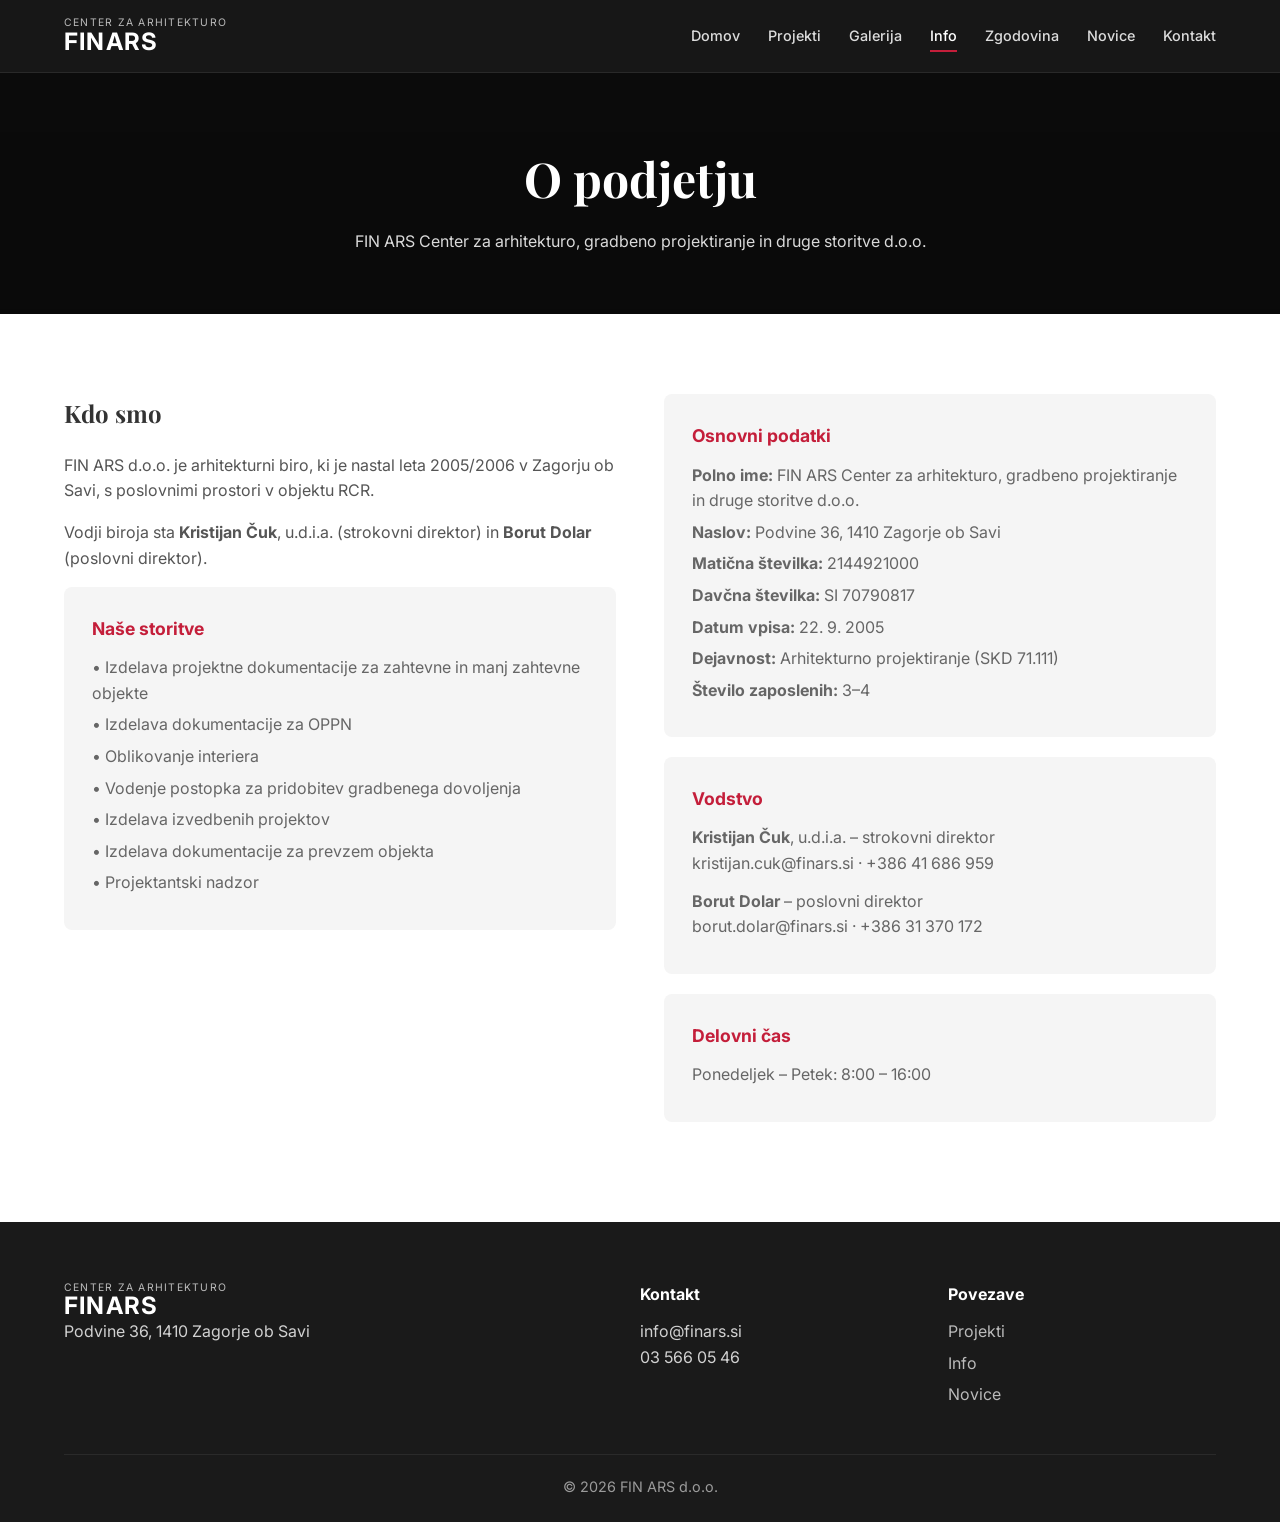
<file: info.html>
<!DOCTYPE html>
<html lang="sl">
<head>
  <meta charset="UTF-8">
  <meta name="viewport" content="width=device-width, initial-scale=1.0">
  <title>Info | FIN ARS d.o.o.</title>
  <link rel="stylesheet" href="css/style.css">
  <link href="https://fonts.googleapis.com/css2?family=Inter:wght@300;400;500;600;700&family=Playfair+Display:wght@500;600&display=swap" rel="stylesheet">
</head>
<body>
  <div class="bg-slideshow"><div class="bg-slide active" style="background-image: url('https://images.unsplash.com/photo-1503387762-592deb58ef4e?w=1920&q=80')"></div></div>
  <div class="overlay"></div>
  <header class="header"><div class="container header-inner">
    <a href="index.html" class="logo"><span class="logo-sub">center za arhitekturo</span><span class="logo-main">FINARS</span></a>
    <nav class="nav" id="nav">
      <a href="index.html">Domov</a><a href="projekti.html">Projekti</a><a href="galerija.html">Galerija</a>
      <a href="info.html" class="active">Info</a><a href="zgodovina.html">Zgodovina</a><a href="novice.html">Novice</a><a href="kontakt.html">Kontakt</a>
    </nav>
    <button class="menu-toggle" id="menuToggle" aria-label="Meni"><span></span><span></span><span></span></button>
  </div></header>
  <main>
    <section class="page-header"><div class="container"><h1>O podjetju</h1><p>FIN ARS Center za arhitekturo, gradbeno projektiranje in druge storitve d.o.o.</p></div></section>
    <section class="section"><div class="container"><div class="info-grid">
      <div>
        <h2 style="font-family:var(--serif);margin-bottom:20px;">Kdo smo</h2>
        <p style="margin-bottom:16px;color:#555;">FIN ARS d.o.o. je arhitekturni biro, ki je nastal leta 2005/2006 v Zagorju ob Savi, s poslovnimi prostori v objektu RCR.</p>
        <p style="margin-bottom:16px;color:#555;">Vodji biroja sta <strong>Kristijan Čuk</strong>, u.d.i.a. (strokovni direktor) in <strong>Borut Dolar</strong> (poslovni direktor).</p>
        <div class="info-card"><h3>Naše storitve</h3>
          <ul>
            <li>• Izdelava projektne dokumentacije za zahtevne in manj zahtevne objekte</li>
            <li>• Izdelava dokumentacije za OPPN</li>
            <li>• Oblikovanje interiera</li>
            <li>• Vodenje postopka za pridobitev gradbenega dovoljenja</li>
            <li>• Izdelava izvedbenih projektov</li>
            <li>• Izdelava dokumentacije za prevzem objekta</li>
            <li>• Projektantski nadzor</li>
          </ul>
        </div>
      </div>
      <div>
        <div class="info-card"><h3>Osnovni podatki</h3>
          <p><strong>Polno ime:</strong> FIN ARS Center za arhitekturo, gradbeno projektiranje in druge storitve d.o.o.</p>
          <p><strong>Naslov:</strong> Podvine 36, 1410 Zagorje ob Savi</p>
          <p><strong>Matična številka:</strong> 2144921000</p>
          <p><strong>Davčna številka:</strong> SI 70790817</p>
          <p><strong>Datum vpisa:</strong> 22. 9. 2005</p>
          <p><strong>Dejavnost:</strong> Arhitekturno projektiranje (SKD 71.111)</p>
          <p><strong>Število zaposlenih:</strong> 3–4</p>
        </div>
        <div class="info-card"><h3>Vodstvo</h3>
          <p><strong>Kristijan Čuk</strong>, u.d.i.a. – strokovni direktor<br>kristijan.cuk@finars.si · +386 41 686 959</p>
          <p style="margin-top:12px;"><strong>Borut Dolar</strong> – poslovni direktor<br>borut.dolar@finars.si · +386 31 370 172</p>
        </div>
        <div class="info-card"><h3>Delovni čas</h3><p>Ponedeljek – Petek: 8:00 – 16:00</p></div>
      </div>
    </div></div></section>
  </main>
  <footer class="footer"><div class="container"><div class="footer-grid">
    <div><div class="logo footer-logo"><span class="logo-sub">center za arhitekturo</span><span class="logo-main">FINARS</span></div><p>Podvine 36, 1410 Zagorje ob Savi</p></div>
    <div><h4>Kontakt</h4><p>info@finars.si</p><p>03 566 05 46</p></div>
    <div><h4>Povezave</h4><a href="projekti.html">Projekti</a><a href="info.html">Info</a><a href="novice.html">Novice</a></div>
  </div><div class="footer-bottom"><p>© 2026 FIN ARS d.o.o.</p></div></div></footer>
  <script src="js/main.js"></script>
</body>
</html>
</file>
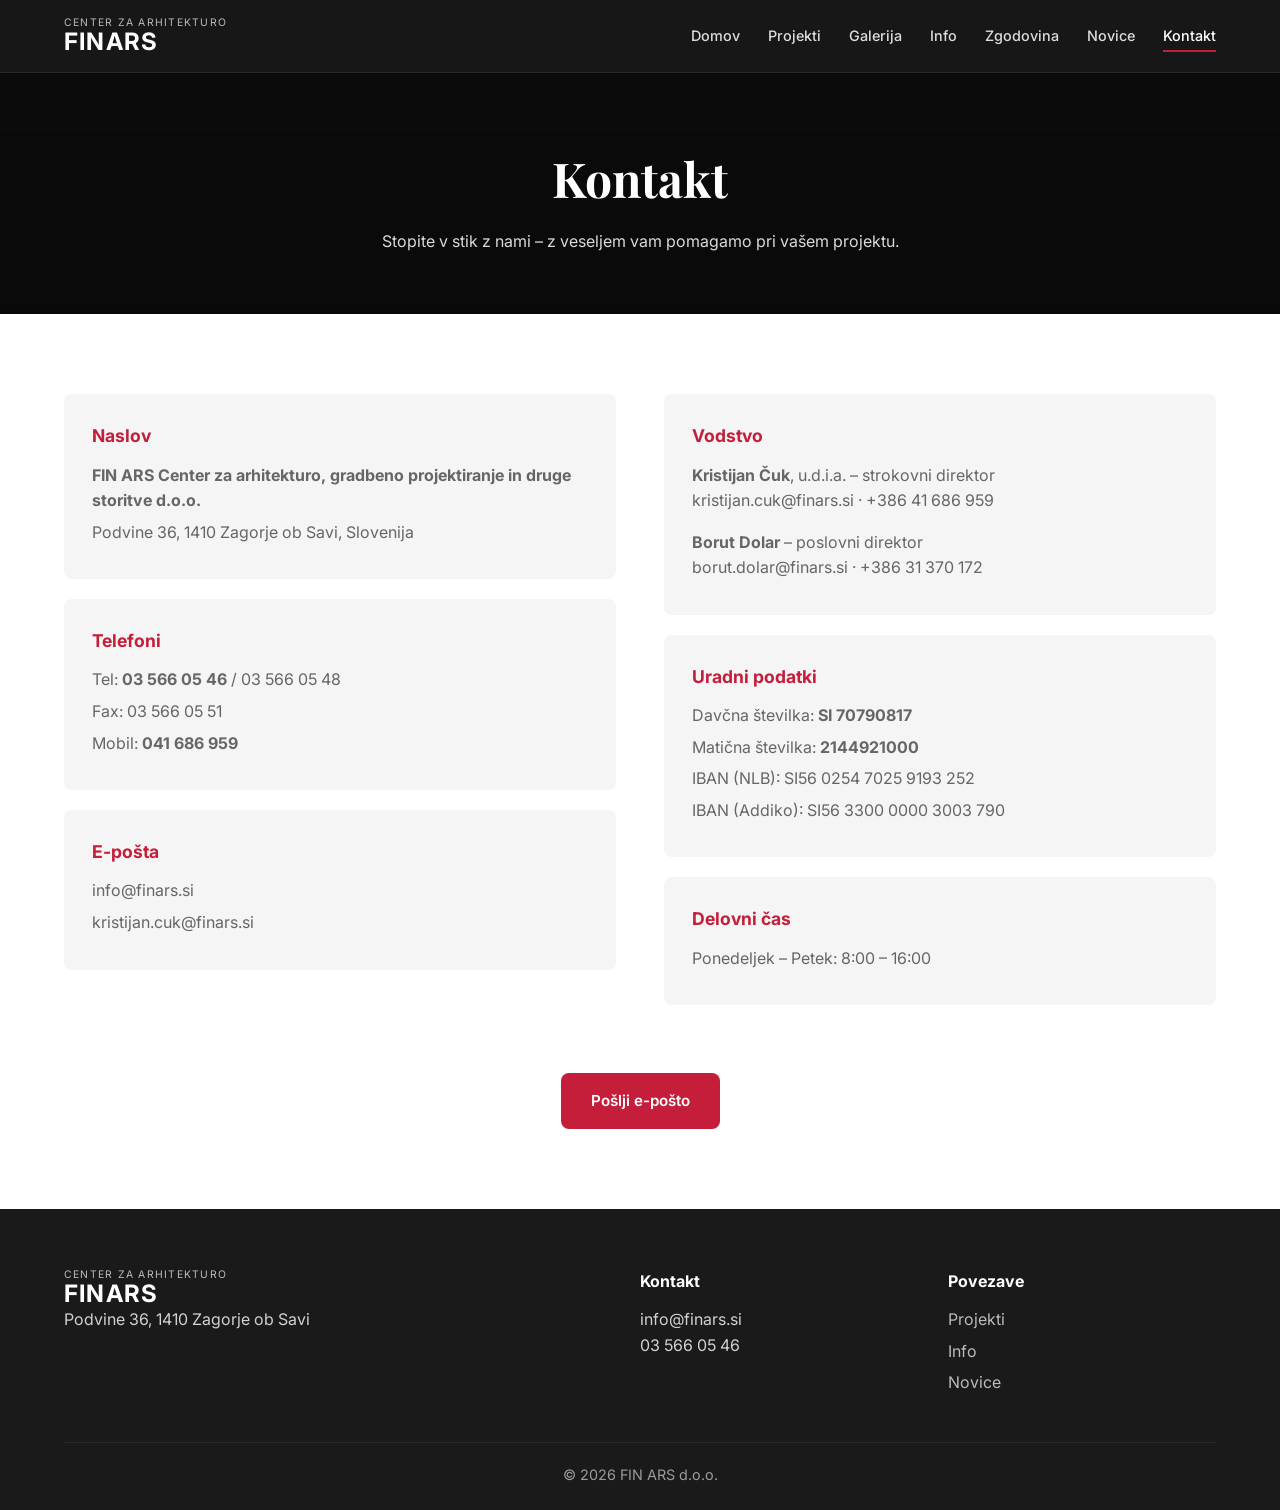
<file: kontakt.html>
<!DOCTYPE html>
<html lang="sl">
<head>
  <meta charset="UTF-8">
  <meta name="viewport" content="width=device-width, initial-scale=1.0">
  <title>Kontakt | FIN ARS d.o.o.</title>
  <link rel="stylesheet" href="css/style.css">
  <link href="https://fonts.googleapis.com/css2?family=Inter:wght@300;400;500;600;700&family=Playfair+Display:wght@500;600&display=swap" rel="stylesheet">
</head>
<body>
  <div class="bg-slideshow"><div class="bg-slide active" style="background-image: url('https://images.unsplash.com/photo-1511818966892-d7d671e672a2?w=1920&q=80')"></div></div>
  <div class="overlay"></div>
  <header class="header"><div class="container header-inner">
    <a href="index.html" class="logo"><span class="logo-sub">center za arhitekturo</span><span class="logo-main">FINARS</span></a>
    <nav class="nav" id="nav">
      <a href="index.html">Domov</a><a href="projekti.html">Projekti</a><a href="galerija.html">Galerija</a>
      <a href="info.html">Info</a><a href="zgodovina.html">Zgodovina</a><a href="novice.html">Novice</a><a href="kontakt.html" class="active">Kontakt</a>
    </nav>
    <button class="menu-toggle" id="menuToggle" aria-label="Meni"><span></span><span></span><span></span></button>
  </div></header>
  <main>
    <section class="page-header"><div class="container"><h1>Kontakt</h1><p>Stopite v stik z nami – z veseljem vam pomagamo pri vašem projektu.</p></div></section>
    <section class="section"><div class="container"><div class="info-grid">
      <div>
        <div class="info-card"><h3>Naslov</h3>
          <p><strong>FIN ARS Center za arhitekturo, gradbeno projektiranje in druge storitve d.o.o.</strong></p>
          <p>Podvine 36, 1410 Zagorje ob Savi, Slovenija</p>
        </div>
        <div class="info-card"><h3>Telefoni</h3>
          <p>Tel: <strong>03 566 05 46</strong> / 03 566 05 48</p>
          <p>Fax: 03 566 05 51</p>
          <p>Mobil: <strong>041 686 959</strong></p>
        </div>
        <div class="info-card"><h3>E-pošta</h3>
          <p><a href="mailto:info@finars.si">info@finars.si</a></p>
          <p><a href="mailto:kristijan.cuk@finars.si">kristijan.cuk@finars.si</a></p>
        </div>
      </div>
      <div>
        <div class="info-card"><h3>Vodstvo</h3>
          <p><strong>Kristijan Čuk</strong>, u.d.i.a. – strokovni direktor<br>
          <a href="mailto:kristijan.cuk@finars.si">kristijan.cuk@finars.si</a> · +386 41 686 959</p>
          <p style="margin-top:16px;"><strong>Borut Dolar</strong> – poslovni direktor<br>
          <a href="mailto:borut.dolar@finars.si">borut.dolar@finars.si</a> · +386 31 370 172</p>
        </div>
        <div class="info-card"><h3>Uradni podatki</h3>
          <p>Davčna številka: <strong>SI 70790817</strong></p>
          <p>Matična številka: <strong>2144921000</strong></p>
          <p>IBAN (NLB): SI56 0254 7025 9193 252</p>
          <p>IBAN (Addiko): SI56 3300 0000 3003 790</p>
        </div>
        <div class="info-card"><h3>Delovni čas</h3><p>Ponedeljek – Petek: 8:00 – 16:00</p></div>
      </div>
    </div>
    <div style="margin-top:48px;text-align:center;">
      <a href="mailto:info@finars.si" class="btn btn-primary">Pošlji e-pošto</a>
    </div>
    </div></section>
  </main>
  <footer class="footer"><div class="container"><div class="footer-grid">
    <div><div class="logo footer-logo"><span class="logo-sub">center za arhitekturo</span><span class="logo-main">FINARS</span></div><p>Podvine 36, 1410 Zagorje ob Savi</p></div>
    <div><h4>Kontakt</h4><p>info@finars.si</p><p>03 566 05 46</p></div>
    <div><h4>Povezave</h4><a href="projekti.html">Projekti</a><a href="info.html">Info</a><a href="novice.html">Novice</a></div>
  </div><div class="footer-bottom"><p>© 2026 FIN ARS d.o.o.</p></div></div></footer>
  <script src="js/main.js"></script>
</body>
</html>
</file>
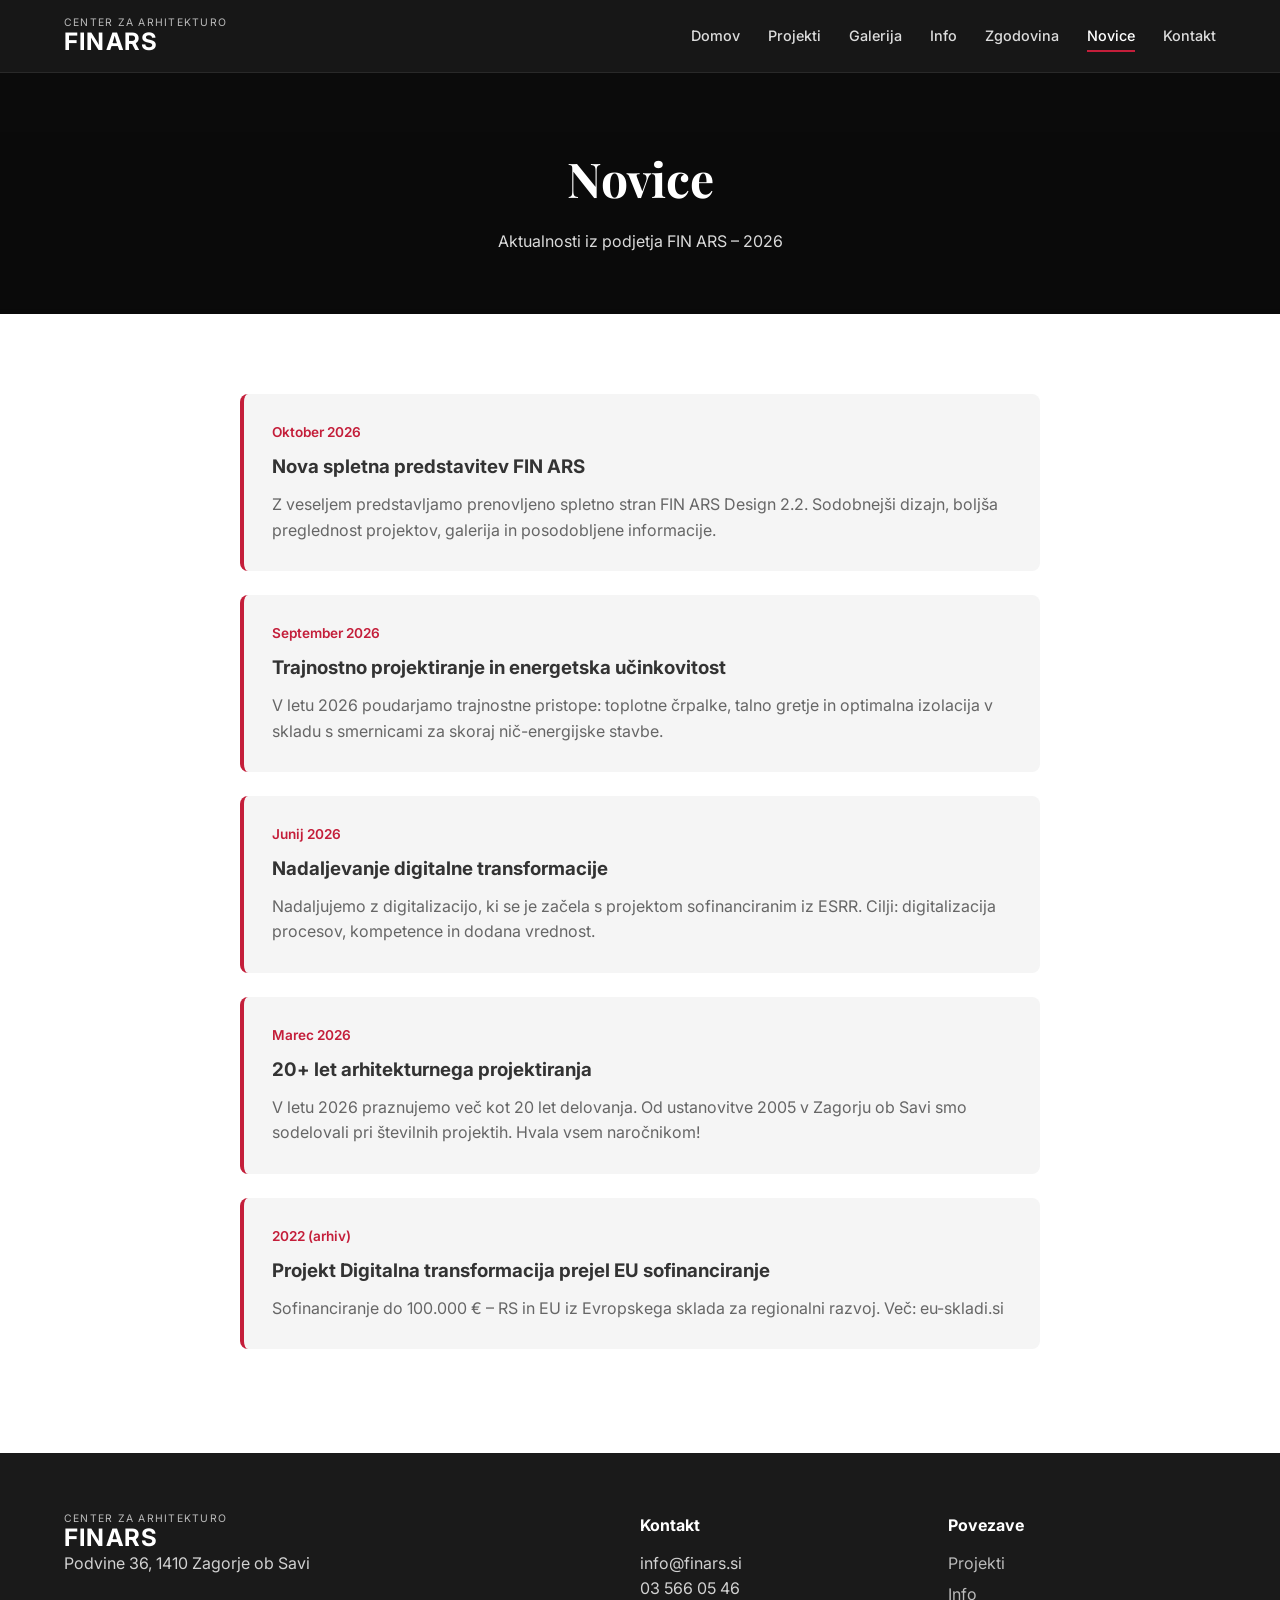
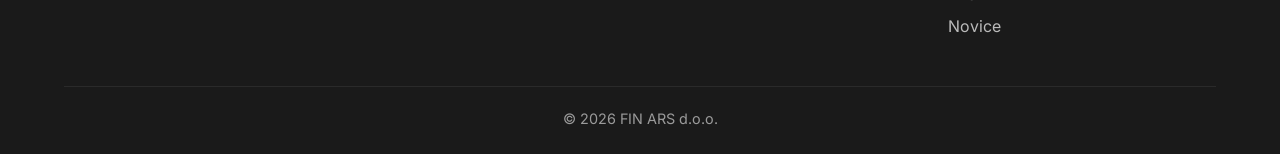
<file: novice.html>
<!DOCTYPE html>
<html lang="sl">
<head>
  <meta charset="UTF-8">
  <meta name="viewport" content="width=device-width, initial-scale=1.0">
  <title>Novice | FIN ARS d.o.o.</title>
  <link rel="stylesheet" href="css/style.css">
  <link href="https://fonts.googleapis.com/css2?family=Inter:wght@300;400;500;600;700&family=Playfair+Display:wght@500;600&display=swap" rel="stylesheet">
</head>
<body>
  <div class="bg-slideshow"><div class="bg-slide active" style="background-image: url('https://images.unsplash.com/photo-1600585154340-be6161a56a0c?w=1920&q=80')"></div></div>
  <div class="overlay"></div>
  <header class="header"><div class="container header-inner">
    <a href="index.html" class="logo"><span class="logo-sub">center za arhitekturo</span><span class="logo-main">FINARS</span></a>
    <nav class="nav" id="nav">
      <a href="index.html">Domov</a><a href="projekti.html">Projekti</a><a href="galerija.html">Galerija</a>
      <a href="info.html">Info</a><a href="zgodovina.html">Zgodovina</a><a href="novice.html" class="active">Novice</a><a href="kontakt.html">Kontakt</a>
    </nav>
    <button class="menu-toggle" id="menuToggle" aria-label="Meni"><span></span><span></span><span></span></button>
  </div></header>
  <main>
    <section class="page-header"><div class="container"><h1>Novice</h1><p>Aktualnosti iz podjetja FIN ARS – 2026</p></div></section>
    <section class="section"><div class="container"><div class="news-list">
      <article class="news-item"><div class="news-date">Oktober 2026</div><h3>Nova spletna predstavitev FIN ARS</h3>
        <p>Z veseljem predstavljamo prenovljeno spletno stran FIN ARS Design 2.2. Sodobnejši dizajn, boljša preglednost projektov, galerija in posodobljene informacije.</p></article>
      <article class="news-item"><div class="news-date">September 2026</div><h3>Trajnostno projektiranje in energetska učinkovitost</h3>
        <p>V letu 2026 poudarjamo trajnostne pristope: toplotne črpalke, talno gretje in optimalna izolacija v skladu s smernicami za skoraj nič-energijske stavbe.</p></article>
      <article class="news-item"><div class="news-date">Junij 2026</div><h3>Nadaljevanje digitalne transformacije</h3>
        <p>Nadaljujemo z digitalizacijo, ki se je začela s projektom sofinanciranim iz ESRR. Cilji: digitalizacija procesov, kompetence in dodana vrednost.</p></article>
      <article class="news-item"><div class="news-date">Marec 2026</div><h3>20+ let arhitekturnega projektiranja</h3>
        <p>V letu 2026 praznujemo več kot 20 let delovanja. Od ustanovitve 2005 v Zagorju ob Savi smo sodelovali pri številnih projektih. Hvala vsem naročnikom!</p></article>
      <article class="news-item"><div class="news-date">2022 (arhiv)</div><h3>Projekt Digitalna transformacija prejel EU sofinanciranje</h3>
        <p>Sofinanciranje do 100.000 € – RS in EU iz Evropskega sklada za regionalni razvoj. Več: <a href="https://www.eu-skladi.si/" target="_blank" rel="noopener">eu-skladi.si</a></p></article>
    </div></div></section>
  </main>
  <footer class="footer"><div class="container"><div class="footer-grid">
    <div><div class="logo footer-logo"><span class="logo-sub">center za arhitekturo</span><span class="logo-main">FINARS</span></div><p>Podvine 36, 1410 Zagorje ob Savi</p></div>
    <div><h4>Kontakt</h4><p>info@finars.si</p><p>03 566 05 46</p></div>
    <div><h4>Povezave</h4><a href="projekti.html">Projekti</a><a href="info.html">Info</a><a href="novice.html">Novice</a></div>
  </div><div class="footer-bottom"><p>© 2026 FIN ARS d.o.o.</p></div></div></footer>
  <script src="js/main.js"></script>
</body>
</html>
</file>
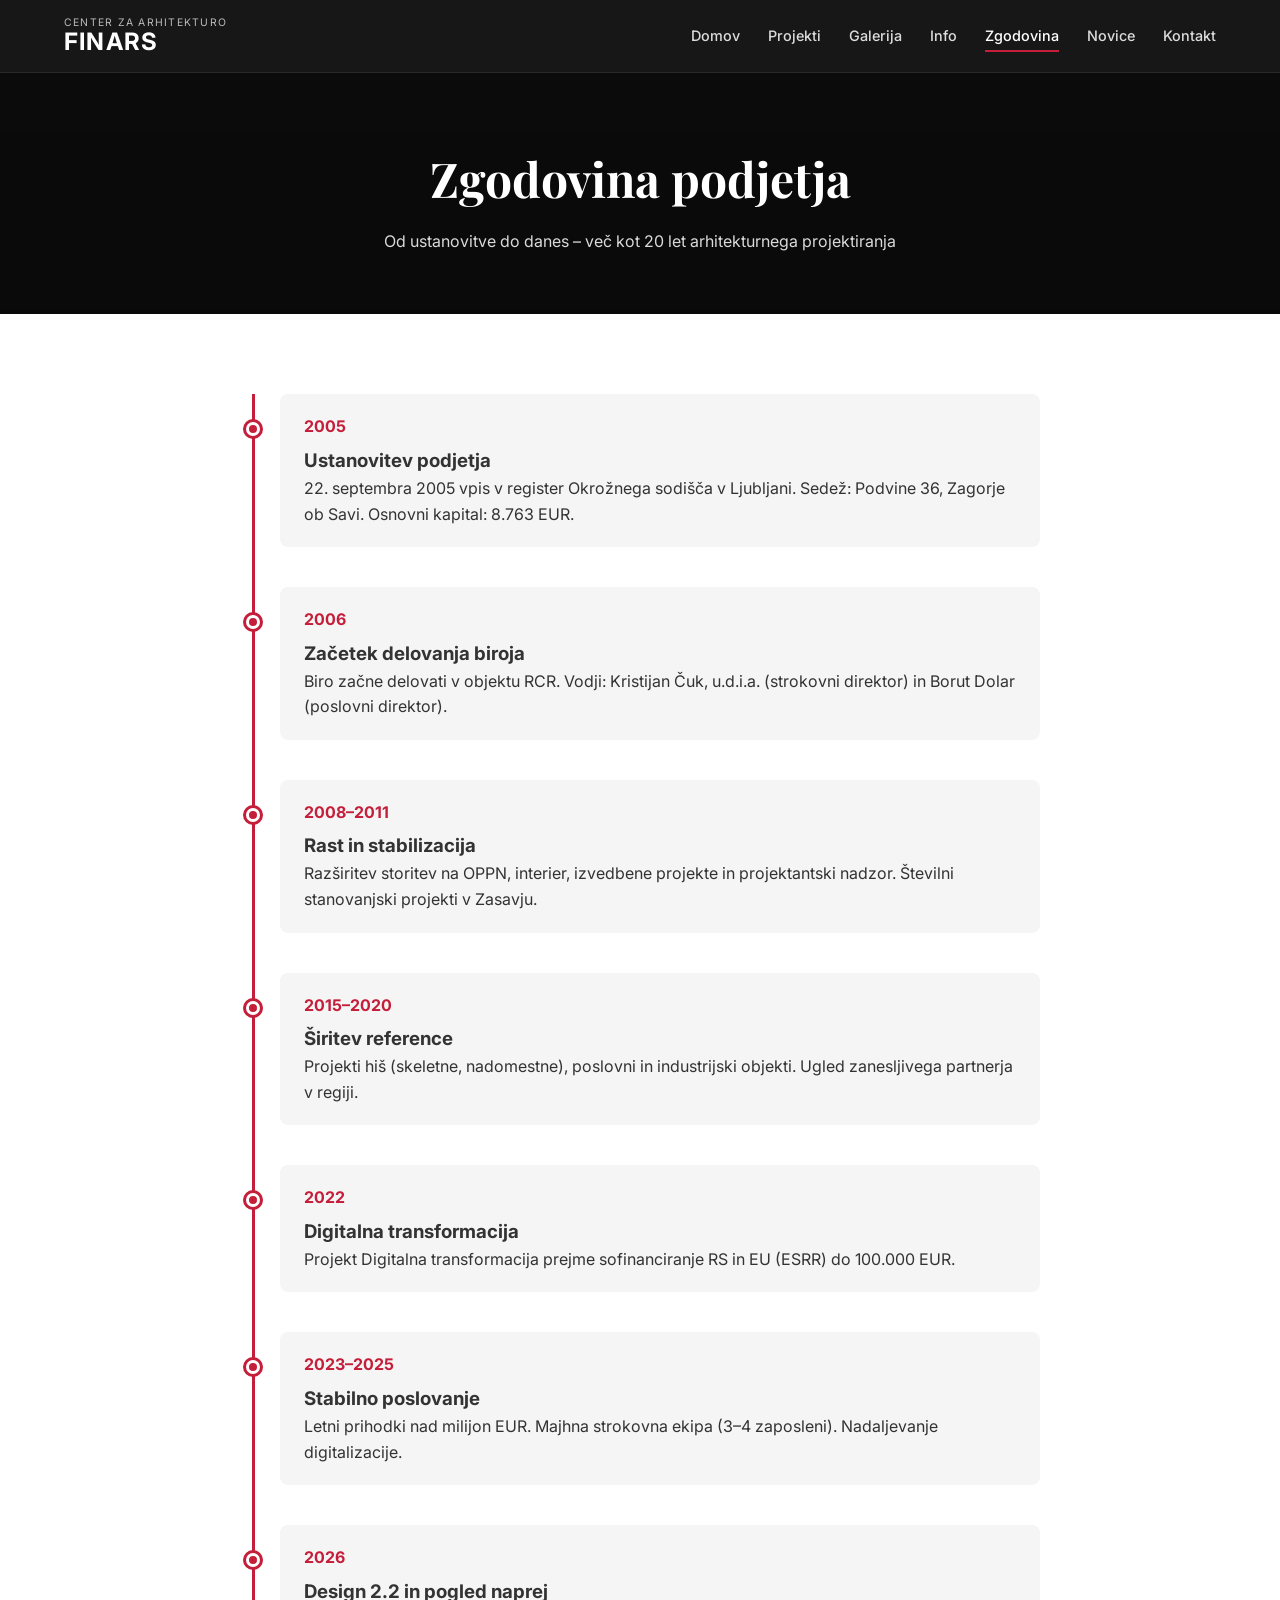
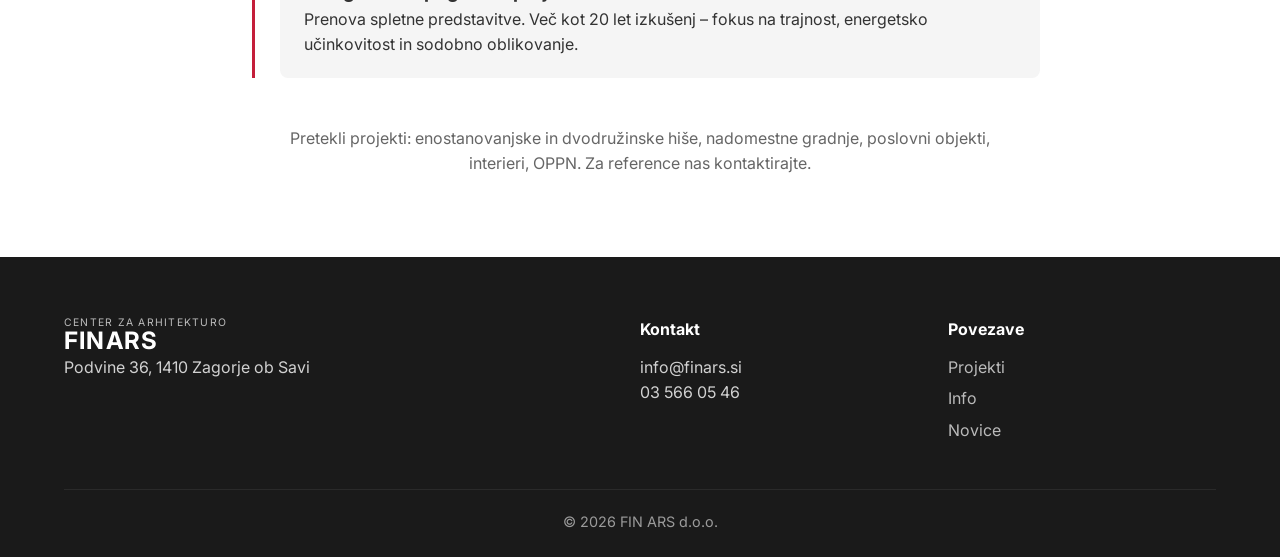
<file: zgodovina.html>
<!DOCTYPE html>
<html lang="sl">
<head>
  <meta charset="UTF-8">
  <meta name="viewport" content="width=device-width, initial-scale=1.0">
  <title>Zgodovina | FIN ARS d.o.o.</title>
  <link rel="stylesheet" href="css/style.css">
  <link href="https://fonts.googleapis.com/css2?family=Inter:wght@300;400;500;600;700&family=Playfair+Display:wght@500;600&display=swap" rel="stylesheet">
</head>
<body>
  <div class="bg-slideshow"><div class="bg-slide active" style="background-image: url('https://images.unsplash.com/photo-1487958449943-2429e8be8625?w=1920&q=80')"></div></div>
  <div class="overlay"></div>
  <header class="header"><div class="container header-inner">
    <a href="index.html" class="logo"><span class="logo-sub">center za arhitekturo</span><span class="logo-main">FINARS</span></a>
    <nav class="nav" id="nav">
      <a href="index.html">Domov</a><a href="projekti.html">Projekti</a><a href="galerija.html">Galerija</a>
      <a href="info.html">Info</a><a href="zgodovina.html" class="active">Zgodovina</a><a href="novice.html">Novice</a><a href="kontakt.html">Kontakt</a>
    </nav>
    <button class="menu-toggle" id="menuToggle" aria-label="Meni"><span></span><span></span><span></span></button>
  </div></header>
  <main>
    <section class="page-header"><div class="container"><h1>Zgodovina podjetja</h1><p>Od ustanovitve do danes – več kot 20 let arhitekturnega projektiranja</p></div></section>
    <section class="section"><div class="container">
      <div class="timeline">
        <div class="timeline-item"><div class="timeline-year">2005</div><h3>Ustanovitev podjetja</h3>
          <p>22. septembra 2005 vpis v register Okrožnega sodišča v Ljubljani. Sedež: Podvine 36, Zagorje ob Savi. Osnovni kapital: 8.763 EUR.</p></div>
        <div class="timeline-item"><div class="timeline-year">2006</div><h3>Začetek delovanja biroja</h3>
          <p>Biro začne delovati v objektu RCR. Vodji: Kristijan Čuk, u.d.i.a. (strokovni direktor) in Borut Dolar (poslovni direktor).</p></div>
        <div class="timeline-item"><div class="timeline-year">2008–2011</div><h3>Rast in stabilizacija</h3>
          <p>Razširitev storitev na OPPN, interier, izvedbene projekte in projektantski nadzor. Številni stanovanjski projekti v Zasavju.</p></div>
        <div class="timeline-item"><div class="timeline-year">2015–2020</div><h3>Širitev reference</h3>
          <p>Projekti hiš (skeletne, nadomestne), poslovni in industrijski objekti. Ugled zanesljivega partnerja v regiji.</p></div>
        <div class="timeline-item"><div class="timeline-year">2022</div><h3>Digitalna transformacija</h3>
          <p>Projekt Digitalna transformacija prejme sofinanciranje RS in EU (ESRR) do 100.000 EUR.</p></div>
        <div class="timeline-item"><div class="timeline-year">2023–2025</div><h3>Stabilno poslovanje</h3>
          <p>Letni prihodki nad milijon EUR. Majhna strokovna ekipa (3–4 zaposleni). Nadaljevanje digitalizacije.</p></div>
        <div class="timeline-item"><div class="timeline-year">2026</div><h3>Design 2.2 in pogled naprej</h3>
          <p>Prenova spletne predstavitve. Več kot 20 let izkušenj – fokus na trajnost, energetsko učinkovitost in sodobno oblikovanje.</p></div>
      </div>
      <p style="text-align:center;margin-top:48px;color:#666;max-width:700px;margin-left:auto;margin-right:auto;">
        Pretekli projekti: enostanovanjske in dvodružinske hiše, nadomestne gradnje, poslovni objekti, interieri, OPPN. Za reference nas kontaktirajte.
      </p>
    </div></section>
  </main>
  <footer class="footer"><div class="container"><div class="footer-grid">
    <div><div class="logo footer-logo"><span class="logo-sub">center za arhitekturo</span><span class="logo-main">FINARS</span></div><p>Podvine 36, 1410 Zagorje ob Savi</p></div>
    <div><h4>Kontakt</h4><p>info@finars.si</p><p>03 566 05 46</p></div>
    <div><h4>Povezave</h4><a href="projekti.html">Projekti</a><a href="info.html">Info</a><a href="novice.html">Novice</a></div>
  </div><div class="footer-bottom"><p>© 2026 FIN ARS d.o.o.</p></div></div></footer>
  <script src="js/main.js"></script>
</body>
</html>
</file>
<file: css/style.css>
/* FIN ARS Design 2.2 – Modern Architecture Studio */
:root {
  --red: #c41e3a;
  --red-dark: #9a1830;
  --dark: #1a1a1a;
  --gray: #2d2d2d;
  --light: #f5f5f5;
  --white: #ffffff;
  --text: #333;
  --muted: #666;
  --font: 'Inter', system-ui, sans-serif;
  --serif: 'Playfair Display', Georgia, serif;
  --radius: 8px;
  --shadow: 0 10px 40px rgba(0,0,0,0.12);
  --transition: 0.35s cubic-bezier(0.4, 0, 0.2, 1);
}

*, *::before, *::after { box-sizing: border-box; margin: 0; padding: 0; }
html { scroll-behavior: smooth; }
body {
  font-family: var(--font);
  color: var(--text);
  background: var(--dark);
  line-height: 1.6;
  overflow-x: hidden;
}
img { max-width: 100%; height: auto; display: block; }
a { text-decoration: none; color: inherit; transition: var(--transition); }
ul { list-style: none; }
.container { width: 100%; max-width: 1200px; margin: 0 auto; padding: 0 24px; }

.bg-slideshow { position: fixed; inset: 0; z-index: -2; }
.bg-slide {
  position: absolute; inset: 0;
  background-size: cover; background-position: center;
  opacity: 0; transition: opacity 1.8s ease;
}
.bg-slide.active { opacity: 1; }
.overlay {
  position: fixed; inset: 0;
  background: linear-gradient(180deg, rgba(0,0,0,0.55) 0%, rgba(0,0,0,0.75) 100%);
  z-index: -1;
}

.header {
  position: fixed; top: 0; left: 0; right: 0; z-index: 100;
  background: rgba(26,26,26,0.85); backdrop-filter: blur(12px);
  border-bottom: 1px solid rgba(255,255,255,0.08);
  transition: var(--transition);
}
.header.scrolled { background: rgba(26,26,26,0.95); }
.header-inner {
  display: flex; align-items: center; justify-content: space-between; height: 72px;
}
.logo { display: flex; flex-direction: column; line-height: 1.1; }
.logo-sub {
  font-size: 0.65rem; text-transform: uppercase; letter-spacing: 0.12em;
  color: rgba(255,255,255,0.7);
}
.logo-main {
  font-size: 1.5rem; font-weight: 700; color: var(--white); letter-spacing: 0.05em;
}
.nav { display: flex; gap: 28px; }
.nav a {
  color: rgba(255,255,255,0.85); font-size: 0.9rem; font-weight: 500; position: relative;
}
.nav a:hover, .nav a.active { color: var(--white); }
.nav a::after {
  content: ''; position: absolute; bottom: -4px; left: 0; width: 0; height: 2px;
  background: var(--red); transition: var(--transition);
}
.nav a:hover::after, .nav a.active::after { width: 100%; }
.menu-toggle {
  display: none; flex-direction: column; gap: 6px; background: none; border: none;
  cursor: pointer; padding: 8px;
}
.menu-toggle span { width: 24px; height: 2px; background: var(--white); transition: var(--transition); }

.hero {
  min-height: 100vh; display: flex; align-items: center; padding-top: 72px; color: var(--white);
}
.hero-title {
  font-family: var(--serif); font-size: clamp(2.2rem, 5vw, 3.8rem); font-weight: 600;
  line-height: 1.15; margin-bottom: 16px; max-width: 700px;
}
.hero-subtitle { font-size: 1.15rem; opacity: 0.9; margin-bottom: 36px; max-width: 540px; }
.hero-cta { display: flex; gap: 16px; flex-wrap: wrap; }

.btn {
  display: inline-flex; align-items: center; justify-content: center;
  padding: 14px 28px; font-size: 0.95rem; font-weight: 600;
  border-radius: var(--radius); border: 2px solid transparent; cursor: pointer;
  transition: var(--transition);
}
.btn-primary { background: var(--red); color: var(--white); }
.btn-primary:hover {
  background: var(--red-dark); transform: translateY(-2px);
  box-shadow: 0 8px 24px rgba(196,30,58,0.35);
}
.btn-outline {
  background: transparent; color: var(--white); border-color: rgba(255,255,255,0.5);
}
.btn-outline:hover { background: var(--white); color: var(--dark); border-color: var(--white); }

.section { padding: 80px 0; background: var(--white); color: var(--text); }
.section-title {
  font-family: var(--serif); font-size: 2.2rem; margin-bottom: 40px; text-align: center;
}
.grid-2 {
  display: grid; grid-template-columns: 1fr 1fr; gap: 48px; align-items: center;
}
.about-text h2 { font-family: var(--serif); font-size: 2rem; margin-bottom: 16px; }
.about-text p { margin-bottom: 12px; color: var(--muted); }
.link-arrow { display: inline-block; margin-top: 16px; color: var(--red); font-weight: 600; }
.link-arrow:hover { transform: translateX(4px); }
.about-stats { display: grid; grid-template-columns: repeat(3, 1fr); gap: 20px; }
.stat {
  text-align: center; padding: 24px 12px; background: var(--light); border-radius: var(--radius);
}
.stat-num { display: block; font-size: 2.2rem; font-weight: 700; color: var(--red); }
.stat-label { font-size: 0.85rem; color: var(--muted); }

.services { background: var(--light); }
.services-grid {
  display: grid; grid-template-columns: repeat(auto-fit, minmax(240px, 1fr)); gap: 24px;
}
.service-card {
  background: var(--white); padding: 32px 24px; border-radius: var(--radius);
  box-shadow: var(--shadow); transition: var(--transition); text-align: center;
}
.service-card:hover {
  transform: translateY(-6px); box-shadow: 0 16px 48px rgba(0,0,0,0.15);
}
.service-icon { font-size: 2.5rem; margin-bottom: 16px; }
.service-card h3 { font-size: 1.15rem; margin-bottom: 8px; }
.service-card p { color: var(--muted); font-size: 0.95rem; }

.cta-section {
  background: linear-gradient(135deg, var(--dark) 0%, #2a2a2a 100%);
  color: var(--white); text-align: center;
}
.cta-section h2 { font-family: var(--serif); font-size: 2rem; margin-bottom: 12px; }
.cta-section p { opacity: 0.85; margin-bottom: 28px; }
.text-center { text-align: center; }

.page-header {
  padding: 140px 0 60px; color: var(--white); text-align: center; position: relative;
}
.page-header h1 {
  font-family: var(--serif); font-size: clamp(2rem, 4vw, 3rem); margin-bottom: 12px;
}
.page-header p { opacity: 0.85; max-width: 600px; margin: 0 auto; }

.projects-grid {
  display: grid; grid-template-columns: repeat(auto-fill, minmax(320px, 1fr)); gap: 28px;
}
.project-card {
  background: var(--white); border-radius: var(--radius); overflow: hidden;
  box-shadow: var(--shadow); transition: var(--transition); cursor: pointer;
}
.project-card:hover {
  transform: translateY(-6px); box-shadow: 0 20px 50px rgba(0,0,0,0.18);
}
.project-img { height: 220px; overflow: hidden; }
.project-img img {
  width: 100%; height: 100%; object-fit: cover; transition: transform 0.6s ease;
}
.project-card:hover .project-img img { transform: scale(1.08); }
.project-info { padding: 20px; }
.project-info h3 { font-size: 1.2rem; margin-bottom: 6px; }
.project-info p { color: var(--muted); font-size: 0.9rem; }

.gallery-grid {
  display: grid; grid-template-columns: repeat(auto-fill, minmax(280px, 1fr)); gap: 16px;
}
.gallery-item {
  position: relative; aspect-ratio: 4/3; overflow: hidden;
  border-radius: var(--radius); cursor: zoom-in;
}
.gallery-item img {
  width: 100%; height: 100%; object-fit: cover; transition: transform 0.5s ease;
}
.gallery-item:hover img { transform: scale(1.1); }
.gallery-item::after {
  content: '🔍'; position: absolute; inset: 0; background: rgba(0,0,0,0.4);
  display: flex; align-items: center; justify-content: center;
  font-size: 1.8rem; opacity: 0; transition: var(--transition);
}
.gallery-item:hover::after { opacity: 1; }

.info-grid { display: grid; grid-template-columns: 1fr 1fr; gap: 48px; }
.info-card {
  background: var(--light); padding: 28px; border-radius: var(--radius); margin-bottom: 20px;
}
.info-card h3 { color: var(--red); margin-bottom: 12px; font-size: 1.1rem; }
.info-card p, .info-card li { color: var(--muted); margin-bottom: 6px; }
.contact-list li { margin-bottom: 10px; }
.contact-list strong { color: var(--text); }

.timeline {
  position: relative; max-width: 800px; margin: 0 auto; padding-left: 40px;
}
.timeline::before {
  content: ''; position: absolute; left: 12px; top: 0; bottom: 0; width: 3px; background: var(--red);
}
.timeline-item {
  position: relative; margin-bottom: 40px; padding: 20px 24px;
  background: var(--light); border-radius: var(--radius);
}
.timeline-item::before {
  content: ''; position: absolute; left: -34px; top: 28px; width: 14px; height: 14px;
  background: var(--red); border-radius: 50%; border: 3px solid var(--white);
  box-shadow: 0 0 0 3px var(--red);
}
.timeline-year { font-weight: 700; color: var(--red); margin-bottom: 6px; }

.news-list { max-width: 800px; margin: 0 auto; }
.news-item {
  background: var(--light); padding: 28px; border-radius: var(--radius);
  margin-bottom: 24px; border-left: 4px solid var(--red);
}
.news-date { font-size: 0.85rem; color: var(--red); font-weight: 600; margin-bottom: 8px; }
.news-item h3 { margin-bottom: 10px; }
.news-item p { color: var(--muted); }

.footer {
  background: var(--dark); color: rgba(255,255,255,0.8); padding: 60px 0 24px;
}
.footer-grid {
  display: grid; grid-template-columns: 2fr 1fr 1fr; gap: 40px; margin-bottom: 40px;
}
.footer-logo .logo-main { color: var(--white); }
.footer h4 { color: var(--white); margin-bottom: 12px; font-size: 1rem; }
.footer a { display: block; margin-bottom: 6px; color: rgba(255,255,255,0.7); }
.footer a:hover { color: var(--red); }
.footer-bottom {
  border-top: 1px solid rgba(255,255,255,0.1); padding-top: 20px;
  text-align: center; font-size: 0.9rem; opacity: 0.7;
}

.lightbox {
  position: fixed; inset: 0; background: rgba(0,0,0,0.92); z-index: 1000;
  display: flex; align-items: center; justify-content: center;
  opacity: 0; visibility: hidden; transition: var(--transition); padding: 40px;
}
.lightbox.active { opacity: 1; visibility: visible; }
.lightbox img {
  max-width: 95%; max-height: 90vh; object-fit: contain; border-radius: 4px;
  transform: scale(0.9); transition: transform 0.3s ease;
}
.lightbox.active img { transform: scale(1); }
.lightbox-close {
  position: absolute; top: 20px; right: 28px; background: none; border: none;
  color: var(--white); font-size: 2.5rem; cursor: pointer; line-height: 1; opacity: 0.8;
}
.lightbox-close:hover { opacity: 1; }

.animate-fade-up {
  opacity: 0; transform: translateY(30px); animation: fadeUp 0.8s ease forwards;
}
.delay-1 { animation-delay: 0.15s; }
.delay-2 { animation-delay: 0.3s; }
@keyframes fadeUp { to { opacity: 1; transform: translateY(0); } }

@media (max-width: 900px) {
  .grid-2, .info-grid, .footer-grid { grid-template-columns: 1fr; }
  .about-stats { grid-template-columns: repeat(3, 1fr); }
  .nav {
    position: fixed; top: 72px; left: 0; right: 0; background: var(--dark);
    flex-direction: column; padding: 24px; gap: 16px;
    transform: translateY(-120%); opacity: 0; transition: var(--transition);
    border-bottom: 1px solid rgba(255,255,255,0.1);
  }
  .nav.open { transform: translateY(0); opacity: 1; }
  .menu-toggle { display: flex; }
}
@media (max-width: 600px) {
  .about-stats { grid-template-columns: 1fr; }
  .hero-cta { flex-direction: column; }
  .projects-grid, .gallery-grid { grid-template-columns: 1fr; }
}
</file>
